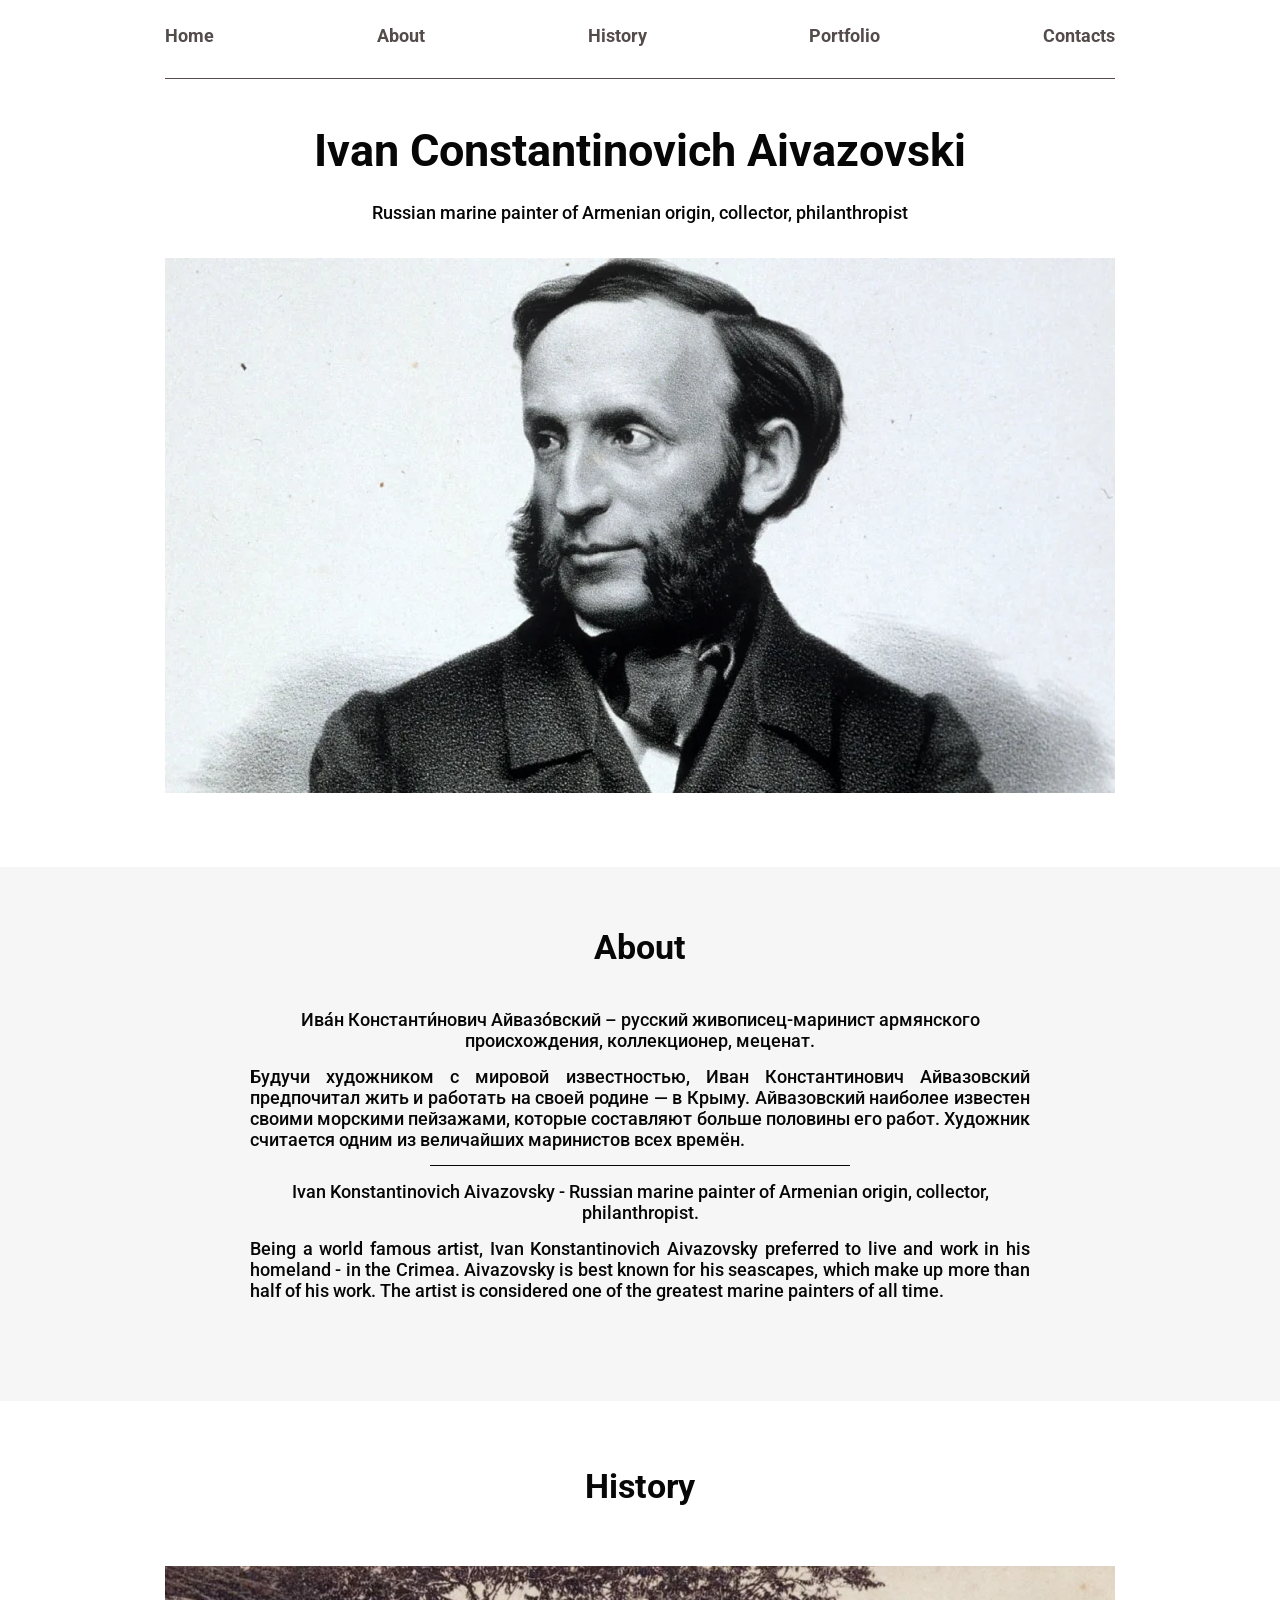
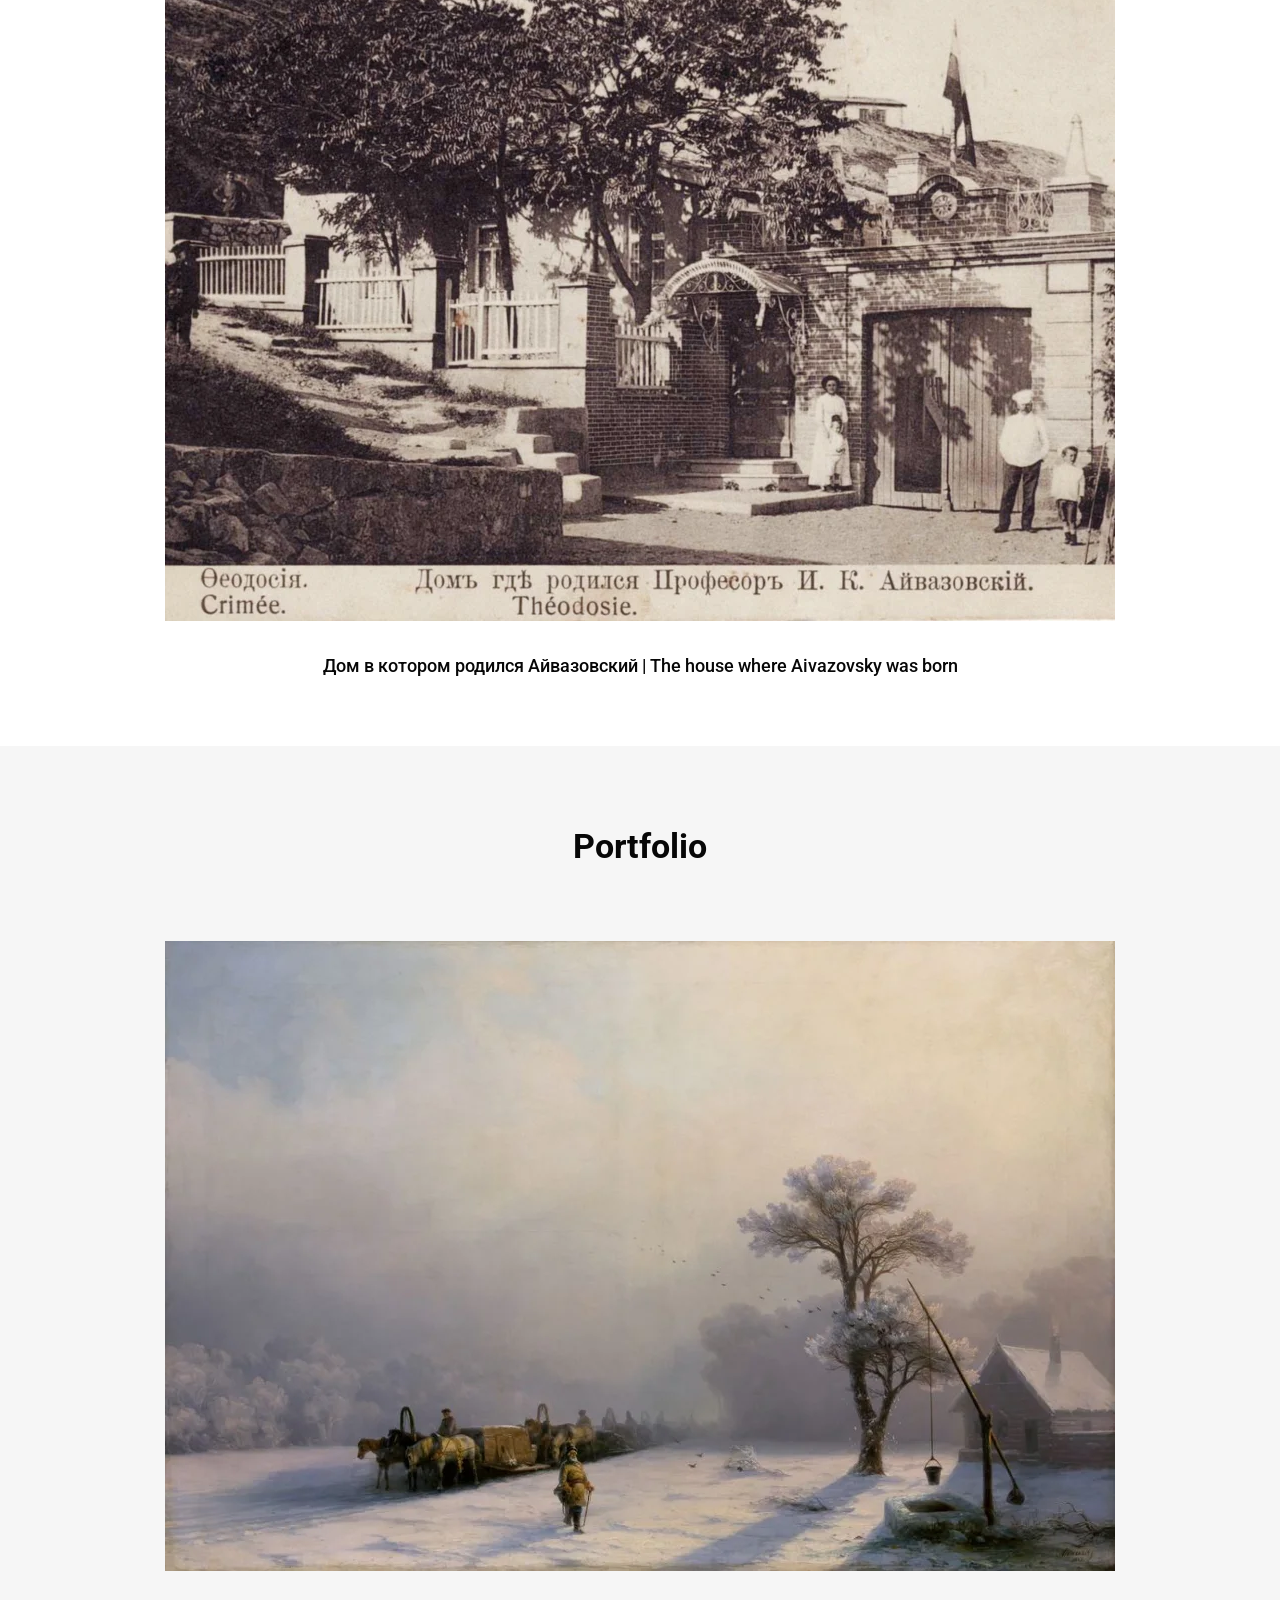
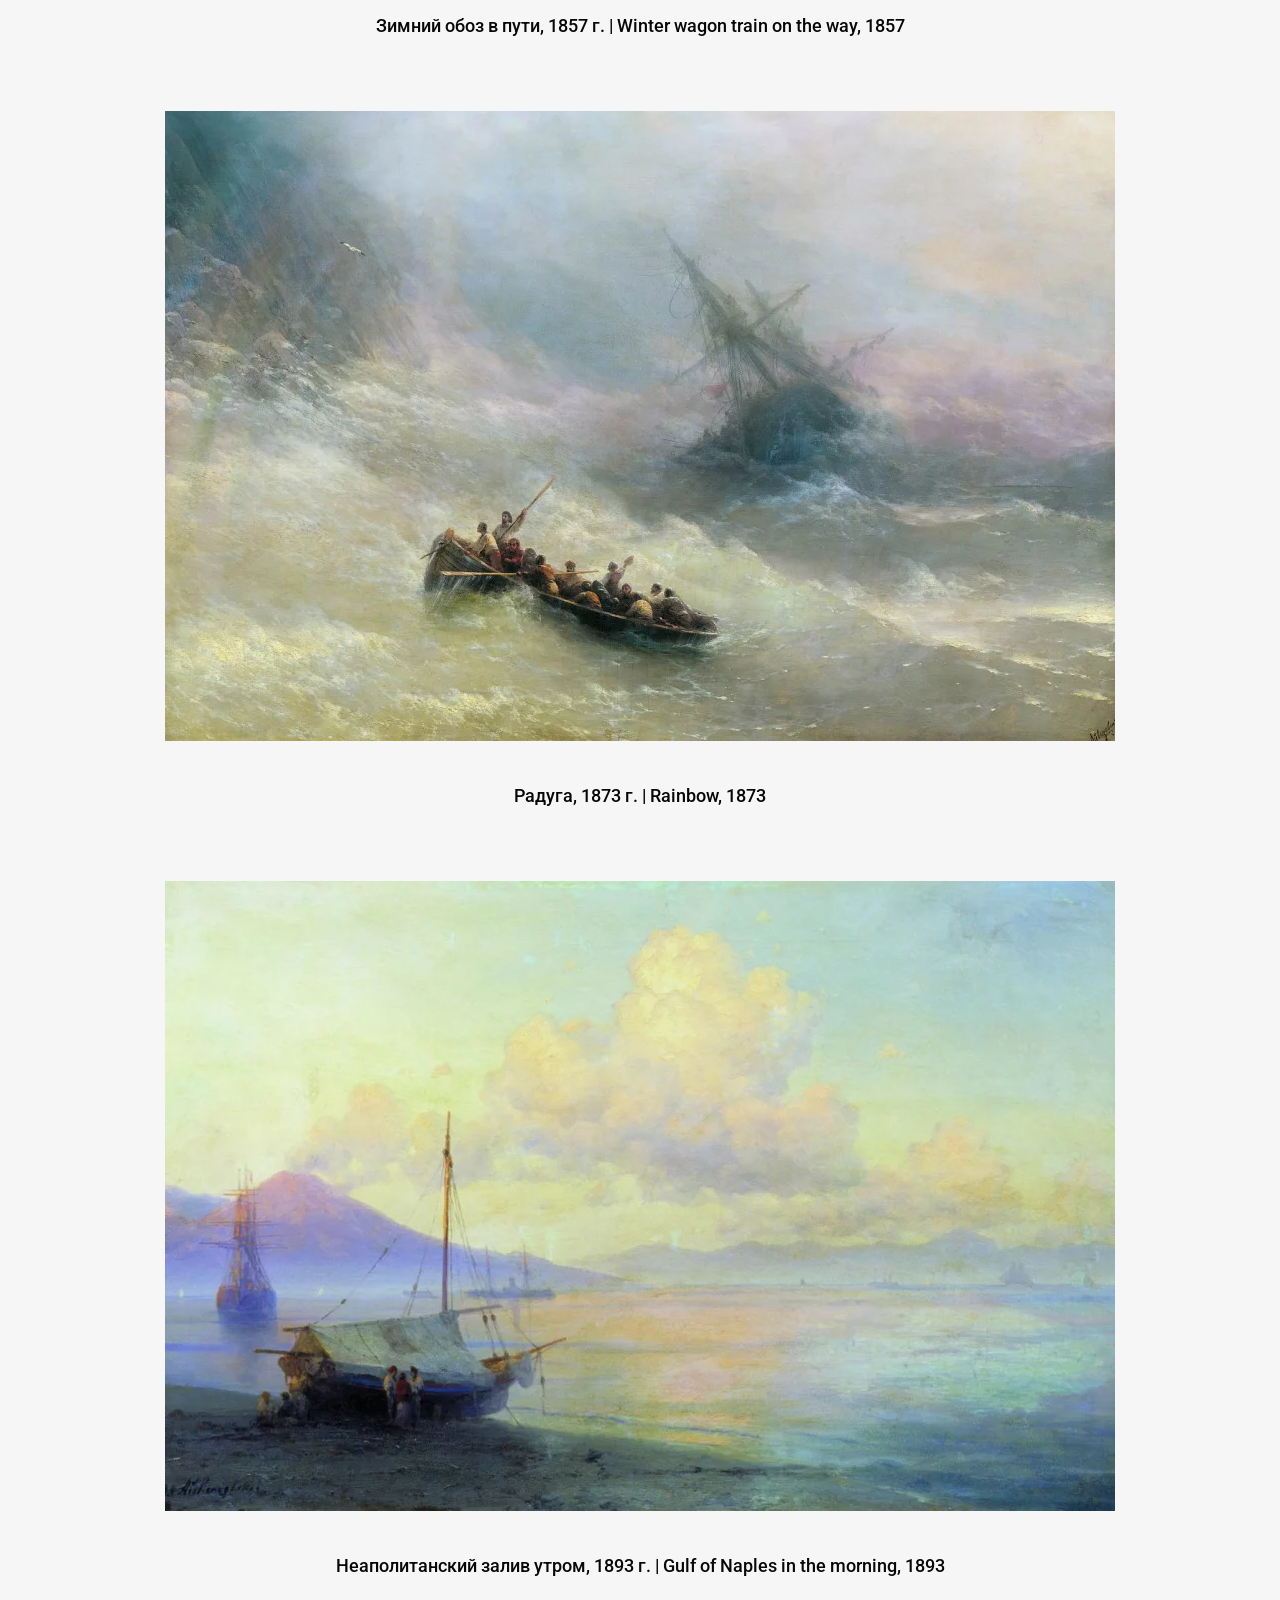
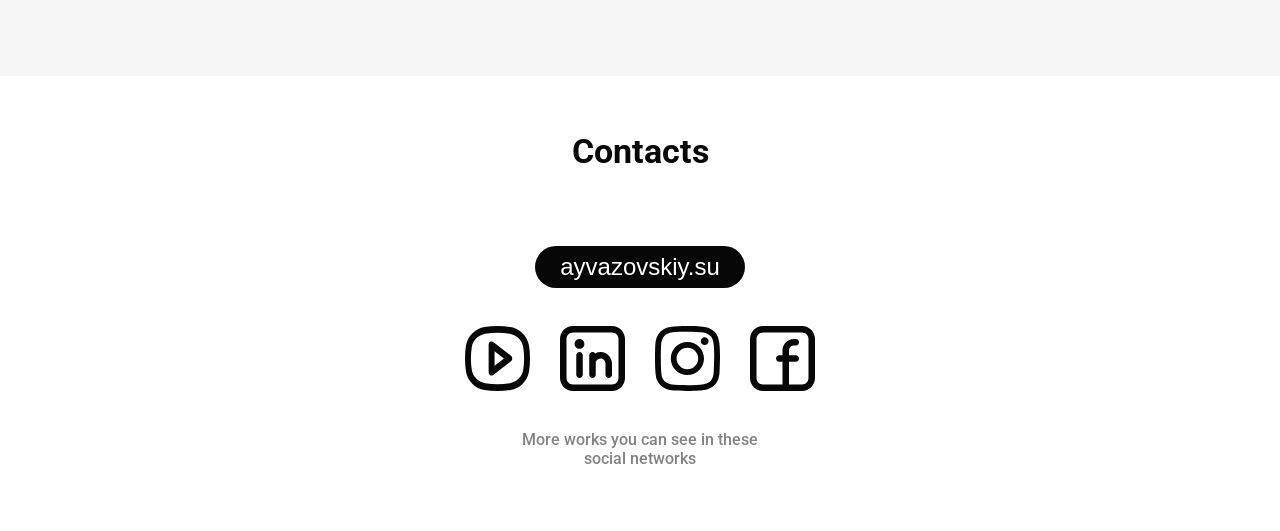
<file: index.html>
<!DOCTYPE html>
<html lang="en">
<head>
    <meta charset="UTF-8">
    <meta name="viewport" content="width=device-width, initial-scale=1.0">
    <link rel="preconnect" href="https://fonts.googleapis.com">
    <link rel="preconnect" href="https://fonts.gstatic.com" crossorigin>
    <link href="https://fonts.googleapis.com/css2?family=Roboto:ital,wght@0,100..900;1,100..900&display=swap" rel="stylesheet">
    <link rel="icon" href="assets/favicon.png" type="image/png"> 
    <link rel="stylesheet" href="index.css">
    <title>Aivazovski</title>
</head>
<body>
    <header class="header" aria-label="header">
        <div class="container">
            <nav class="nav" aria-label="header navigation">
                <ul class="nav_list" aria-label="header navigation list">
                    <li>
                        <a href="#home-id" class="nav_link" aria-label="link to home">Home</a>
                    </li>
                    <li>
                        <a href="#about-id" class="nav_link" aria-label="link to about">About</a>
                    </li>
                    <li>
                        <a href="#history-id" class="nav_link" aria-label="link to history">History</a>
                    </li>
                    <li>
                        <a href="#portfolio-id" class="nav_link" aria-label="link to portfolio">Portfolio</a>
                    </li>
                    <li>
                        <a href="#contacts-id" class="nav_link" aria-label="link to contacts">Contacts</a>
                    </li>
                </ul>
            </nav>
        </div>
    </header>

    <div class="mobile-navigation">
        <label for="toggler-id">
            <svg class="mobile-navigation-burger">
                <use href="assets/sprites.svg#burger-icon"></use>
            </svg>
        </label>

        <input type="checkbox" id="toggler-id" class="mobile-navigation-toggler">

        <nav class="mobile-navigation-menu">
            <ul class="mobile-navigation-list">
                <li>
                    <a href="#home-id" class="mobile-navigation-link">Home</a>
                </li>
                <li>
                    <a href="#about-id" class="mobile-navigation-link">About</a>
                </li>
                <li>
                    <a href="#history-id" class="mobile-navigation-link">History</a>
                </li>
                <li>
                    <a href="#portfolio-id" class="mobile-navigation-link">Portfolio</a>
                </li>
                <li>
                    <a href="#contacts-id" class="mobile-navigation-link">Contacts</a>
                </li>
            </ul>

            <label for="toggler-id" class="mobile-navigation-close">
            <svg class="mobile-navigation-cross">
                <use href="assets/sprites.svg#cross-icon"></use>
            </svg>
        </label>
        </nav>
    </div>

    <main aria-label="main">
        <section class="home" aria-label="home section" id="home-id">
            <div class="container">
                <h1 class="home-title" aria-label="title">Ivan Constantinovich Aivazovski</h1>
                <p class="home-description" aria-label="description">Russian marine painter of Armenian origin, collector, philanthropist</p>
                <img src="assets/webp/home.webp" alt="photo of Aivazovski" class="home-img">
            </div>
        </section>

        <section class="about" id="about-id">
            <div class="container">
                <h2 class="about-title">About</h2>
                <h3 class="about-subtitle-ru">
                    Ива́н Константи́нович Айвазо́вский – русский живописец-маринист армянского происхождения, коллекционер, меценат.
                </h3>
                <p class="about-description-ru">
                    Будучи художником с мировой известностью, Иван Константинович Айвазовский предпочитал жить и работать на своей родине — в Крыму. Айвазовский наиболее известен своими морскими пейзажами, которые составляют больше половины его работ. Художник считается одним из величайших маринистов всех времён.
                </p>

                <hr class="divider">

                <h3 class="about-subtitle-en">
                    Ivan Konstantinovich Aivazovsky - Russian marine painter of Armenian origin, collector, philanthropist.
                </h3>
                <p class="about-description-en">
                    Being a world famous artist, Ivan Konstantinovich Aivazovsky preferred to live and work in his homeland - in the Crimea. Aivazovsky is best known for his seascapes, which make up more than half of his work. The artist is considered one of the greatest marine painters of all time.
                </p>
            </div>
        </section>

        <section class="history" id="history-id">
            <div class="container">
                <h2 class="history-title">History</h2>
                <img src="assets/webp/history.webp" alt="" class="history-photo">
                <p class="history-description">
                    Дом в котором родился Айвазовский | The house where Aivazovsky was born 
                </p>
            </div>
        </section>

        <section class="portfolio" id="portfolio-id">
            <div class="container">
                <h2 class="portfolio-title">Portfolio</h2>
                <img src="assets/webp/portfolio_1.webp" alt="" class="portfolio-picture">
                <p class="portfolio-description">Зимний обоз в пути, 1857 г. | Winter wagon train on the way, 1857</p>
                <img src="assets/webp/portfolio_2.webp" alt="" class="portfolio-picture">
                <p class="portfolio-description">Радуга, 1873 г. | Rainbow, 1873</p>
                <img src="assets/webp/portfolio_3.webp" alt="" class="portfolio-picture">
                <p class="portfolio-description">Неаполитанский залив утром, 1893 г. | Gulf of Naples in the morning, 1893</p>               
            </div>
        </section>
    </main>

    <footer class="contacts" id="contacts-id">
        <div class="container">
            <h2 class="contacts-title">Contacts</h2>
            <button class="contacts-button">
                <a href="https://ayvazovskiy.su/" class="button-link" target="_blank">ayvazovskiy.su</a>
            </button>
            <address class="socials">
                <a href="https://youtube.com" target="_blank">
                    <svg class="social-icon">
                        <use href="assets/sprites.svg#youtube-icon"></use>
                    </svg>
                </a>
                <a href="https://linkedin.com" target="_blank">
                    <svg class="social-icon">
                        <use href="assets/sprites.svg#linkedin-icon"></use>
                    </svg>
                </a>
                <a href="https://instagram.com" target="_blank">
                    <svg class="social-icon">
                        <use href="assets/sprites.svg#instagram-icon"></use>
                    </svg>
                </a>
                <a href="https://facebook.com" target="_blank">
                    <svg class="social-icon">
                        <use href="assets/sprites.svg#facebook-icon"></use>
                    </svg>
                </a>
            </address>

            <p class="contacts-info">More works you can see in these social networks</p>
        </div>
    </footer>
</body>
</html>
</file>
<file: index.css>
@import url('styles/variables.css');
@import url('styles/basic.css');
@import url('styles/header.css');
@import url('styles/home.css');
@import url('styles/about.css');
@import url('styles/history.css');
@import url('styles/portfolio.css');
@import url('styles/contacts.css');
@import url('styles/mobile_nav.css');
</file>
